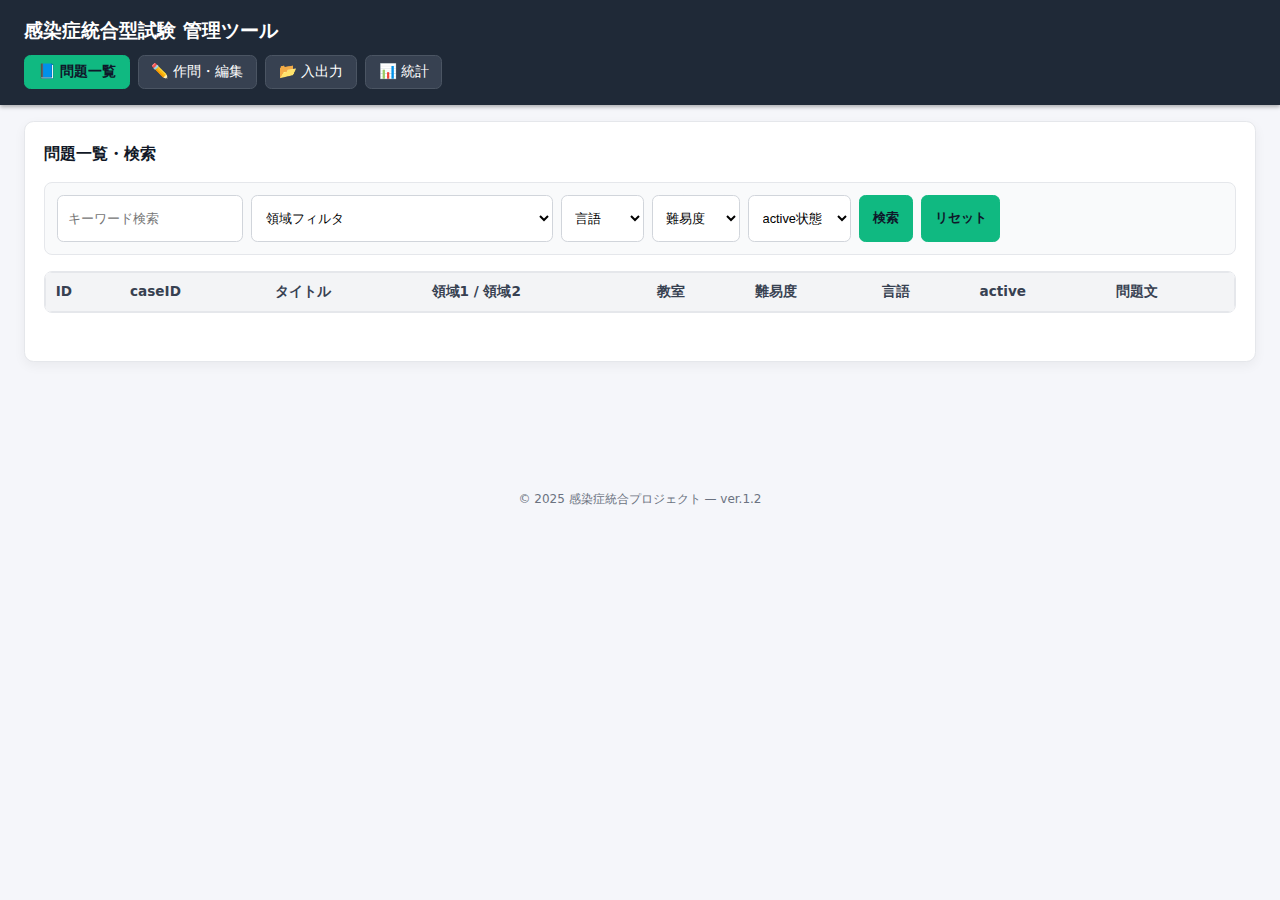
<file: index.html>
<!DOCTYPE html>
<html lang="ja">
  <head>
    <meta charset="UTF-8" />
    <meta name="viewport" content="width=device-width, initial-scale=1.0" />
    <title>感染症統合型試験 管理ツール</title>
    <link rel="stylesheet" href="style.css" />
    <link rel="stylesheet" href="statics.css" />
  </head>
  <body>
    <header>
      <h1>感染症統合型試験 管理ツール</h1>
      <nav>
        <button class="tab-button active" data-tab="tab-view">
          📘 問題一覧
        </button>
        <button class="tab-button" data-tab="tab-create">✏️ 作問・編集</button>
        <button class="tab-button" data-tab="tab-io">📂 入出力</button>
        <button class="tab-button" data-tab="tab-stats">📊 統計</button>
      </nav>
    </header>

    <main>
      <!-- =======================
       タブ1: 問題一覧・検索
       ======================= -->
      <section id="tab-view" class="tab-content active">
        <h2>問題一覧・検索</h2>

        <div class="filter-area">
          <input type="text" id="searchInput" placeholder="キーワード検索" />
          <select id="domainFilter">
            <option value="">領域フィルタ</option>
            <!-- script.js が domains.json から動的に追加 -->
          </select>
          <select id="langFilter">
            <option value="">言語</option>
            <option value="ja">日本語</option>
            <option value="en">English</option>
          </select>
          <select id="difficultyFilter">
            <option value="">難易度</option>
            <option value="1">レベル1</option>
            <option value="2">レベル2</option>
            <option value="3">レベル3</option>
            <option value="4">レベル4</option>
            <option value="5">レベル5</option>
          </select>
          <select id="activeFilter">
            <option value="">active状態</option>
            <option value="true">Active</option>
            <option value="false">Non-active</option>
          </select>
          <button id="searchBtn">検索</button>
          <button id="clearFilterBtn">リセット</button>
        </div>

        <!-- ▼ 一覧をスクロール可能にするラッパ -->
        <div id="tableScroll">
          <table id="questionTable">
            <thead>
              <tr>
                <th>ID</th>
                <th>caseID</th>
                <th>タイトル</th>
                <th>領域1 / 領域2</th>
                <th>教室</th>
                <th>難易度</th>
                <th>言語</th>
                <th>active</th>
                <th>問題文</th>
              </tr>
            </thead>
            <tbody></tbody>
          </table>
        </div>
        <!-- ▲ ラッパここまで -->

        <div id="detailArea" class="hidden">
          <div class="detail-header">
            <button id="closeDetailBtn" class="close-btn">× 閉じる</button>
          </div>
          <h3>詳細</h3>
          <div id="questionDetail">
            <!-- script.jsで埋める -->
          </div>

          <div class="form-buttons">
            <button id="editBtn">この問題を編集</button>
            <button id="duplicateBtn">この問題を複製して新しい版を作る</button>
          </div>
        </div>
      </section>

      <!-- =======================
       タブ2: 作問・編集
       ======================= -->
      <section id="tab-create" class="tab-content">
        <h2>新規作問・編集</h2>

        <!-- モード選択とロック操作 -->
        <section class="io-section">
          <h3>編集モード</h3>
          <div class="mode-row">
            <label
              ><input type="radio" name="editMode" value="new" checked />
              新規作成</label
            >
            <label
              ><input type="radio" name="editMode" value="edit" />
              既存問題を編集（ロック付き）</label
            >
            <label
              ><input type="radio" name="editMode" value="revise" />
              既存問題を複製して改訂版を作成（R1など）</label
            >
          </div>
          <div class="lock-row">
            <button type="button" id="unlockBtn" class="danger-btn">
              ロック解除（注意）
            </button>
            <span class="small-hint"
              >※
              過去問の直接改変は推奨されません。通常は「複製してR1」を使ってください。</span
            >
          </div>
        </section>

        <form id="questionForm">
          <!-- 作問メタ情報 -->
          <div class="form-grid">
            <label
              >問題ID
              <input
                type="text"
                id="questionId"
                data-lock="hard"
                placeholder="例: Q2025-101a"
                required
              />
            </label>

            <label
              >症例ID（連問で共通・症例なし単問は空欄で可）
              <input
                type="text"
                id="caseId"
                data-lock="hard"
                placeholder="例: CASE2025-101（症例なしなら空欄）"
              />
            </label>

            <label
              >作問者
              <input
                type="text"
                id="author"
                data-lock="hard"
                placeholder="例: Tanaka"
              />
            </label>

            <label
              >所属教室
              <input
                type="text"
                id="department"
                data-lock="hard"
                placeholder="例: 細菌学"
              />
            </label>

            <label
              >問題タイトル（管理用）
              <input
                type="text"
                id="title"
                data-lock="hard"
                placeholder="例: 尿中抗原 / Ramsay-Hunt診断"
              />
            </label>

            <label
              >言語
              <select id="language" data-lock="hard">
                <option value="ja" selected>日本語</option>
                <option value="en">English</option>
              </select>
            </label>

            <label
              >難易度
              <select id="difficulty" data-lock="hard">
                <option value="1">レベル1</option>
                <option value="2">レベル2</option>
                <option value="3" selected>レベル3</option>
                <option value="4">レベル4</option>
                <option value="5">レベル5</option>
              </select>
            </label>

            <label
              >領域1
              <select id="domain1" data-lock="hard">
                <option value="">選択</option>
                <!-- script.jsがdomains.jsonから追加 -->
              </select>
            </label>

            <label
              >領域2
              <select id="domain2" data-lock="hard">
                <option value="">選択</option>
                <!-- script.jsがdomains.jsonから追加 -->
              </select>
            </label>

            <label
              >active
              <select id="active" data-lock="hard">
                <option value="true">Active</option>
                <option value="false">Non-active</option>
              </select>
            </label>

            <label
              >タグ（出題区分など）
              <input
                type="text"
                id="tag"
                data-lock="hard"
                placeholder="例: 国家試験模試, CBT, 定期試験"
              />
            </label>
          </div>

          <!-- 症例本文 -->
          <fieldset class="case-block">
            <legend>症例本文（連問で共通）</legend>
            <textarea
              id="caseText"
              data-lock="hard"
              placeholder="症例記述（HTML可: b/i/u/em）を入力。単問のときは空でもよい。"
            ></textarea>
          </fieldset>

          <!-- 問題文 -->
          <fieldset class="question-block">
            <legend>問題文</legend>

            <div class="editor-toolbar">
              <button
                type="button"
                class="rt-btn"
                data-cmd="bold"
                data-target="questionText"
              >
                <b>B</b>
              </button>
              <button
                type="button"
                class="rt-btn"
                data-cmd="italic"
                data-target="questionText"
              >
                <i>I</i>
              </button>
              <button
                type="button"
                class="rt-btn"
                data-cmd="underline"
                data-target="questionText"
              >
                <u>U</u>
              </button>

              <select
                id="templateSelect"
                class="rt-template"
                data-target="questionText"
                data-lock="hard"
              >
                <option value="">定型文</option>
                <!-- script.jsがtemplates.jsonからoptionを追加 -->
              </select>
              <button type="button" id="insertTemplateBtn" data-lock="hard">
                挿入
              </button>

              <select
                class="speciesSelect"
                data-target="questionText"
                data-lock="hard"
              >
                <option value="">学名</option>
                <!-- script.jsがspecies.jsonからoptionを追加 -->
              </select>
            </div>

            <div
              id="questionText"
              class="rich-editor"
              contenteditable="true"
              data-lock="hard"
              placeholder="問題文を入力..."
            ></div>
          </fieldset>

          <!-- 選択肢 -->
          <fieldset class="choices">
            <legend>選択肢と正解</legend>

            <!-- choice a -->
            <div class="choice-row">
              <label class="choice-label">a.</label>
              <div class="editor-toolbar mini">
                <button
                  type="button"
                  class="rt-btn"
                  data-cmd="bold"
                  data-target="choiceA"
                >
                  B
                </button>
                <button
                  type="button"
                  class="rt-btn"
                  data-cmd="italic"
                  data-target="choiceA"
                >
                  <i>I</i>
                </button>
                <button
                  type="button"
                  class="rt-btn"
                  data-cmd="underline"
                  data-target="choiceA"
                >
                  <u>U</u>
                </button>

                <select class="speciesSelect mini" data-target="choiceA">
                  <option value="">学名</option>
                </select>
              </div>
              <div
                id="choiceA"
                class="rich-editor choice"
                contenteditable="true"
                data-lock="soft"
                placeholder="選択肢aを入力..."
              ></div>
              <label
                ><input type="checkbox" class="correct" value="a" />
                正解a</label
              >
            </div>

            <!-- choice b -->
            <div class="choice-row">
              <label class="choice-label">b.</label>
              <div class="editor-toolbar mini">
                <button
                  type="button"
                  class="rt-btn"
                  data-cmd="bold"
                  data-target="choiceB"
                >
                  B
                </button>
                <button
                  type="button"
                  class="rt-btn"
                  data-cmd="italic"
                  data-target="choiceB"
                >
                  <i>I</i>
                </button>
                <button
                  type="button"
                  class="rt-btn"
                  data-cmd="underline"
                  data-target="choiceB"
                >
                  <u>U</u>
                </button>

                <select class="speciesSelect mini" data-target="choiceB">
                  <option value="">学名</option>
                </select>
              </div>
              <div
                id="choiceB"
                class="rich-editor choice"
                contenteditable="true"
                data-lock="soft"
                placeholder="選択肢bを入力..."
              ></div>
              <label
                ><input type="checkbox" class="correct" value="b" />
                正解b</label
              >
            </div>

            <!-- choice c -->
            <div class="choice-row">
              <label class="choice-label">c.</label>
              <div class="editor-toolbar mini">
                <button
                  type="button"
                  class="rt-btn"
                  data-cmd="bold"
                  data-target="choiceC"
                >
                  B
                </button>
                <button
                  type="button"
                  class="rt-btn"
                  data-cmd="italic"
                  data-target="choiceC"
                >
                  <i>I</i>
                </button>
                <button
                  type="button"
                  class="rt-btn"
                  data-cmd="underline"
                  data-target="choiceC"
                >
                  <u>U</u>
                </button>

                <select class="speciesSelect mini" data-target="choiceC">
                  <option value="">学名</option>
                </select>
              </div>
              <div
                id="choiceC"
                class="rich-editor choice"
                contenteditable="true"
                data-lock="soft"
                placeholder="選択肢cを入力..."
              ></div>
              <label
                ><input type="checkbox" class="correct" value="c" />
                正解c</label
              >
            </div>

            <!-- choice d -->
            <div class="choice-row">
              <label class="choice-label">d.</label>
              <div class="editor-toolbar mini">
                <button
                  type="button"
                  class="rt-btn"
                  data-cmd="bold"
                  data-target="choiceD"
                >
                  B
                </button>
                <button
                  type="button"
                  class="rt-btn"
                  data-cmd="italic"
                  data-target="choiceD"
                >
                  <i>I</i>
                </button>
                <button
                  type="button"
                  class="rt-btn"
                  data-cmd="underline"
                  data-target="choiceD"
                >
                  <u>U</u>
                </button>

                <select class="speciesSelect mini" data-target="choiceD">
                  <option value="">学名</option>
                </select>
              </div>
              <div
                id="choiceD"
                class="rich-editor choice"
                contenteditable="true"
                data-lock="soft"
                placeholder="選択肢dを入力..."
              ></div>
              <label
                ><input type="checkbox" class="correct" value="d" />
                正解d</label
              >
            </div>

            <!-- choice e -->
            <div class="choice-row">
              <label class="choice-label">e.</label>
              <div class="editor-toolbar mini">
                <button
                  type="button"
                  class="rt-btn"
                  data-cmd="bold"
                  data-target="choiceE"
                >
                  B
                </button>
                <button
                  type="button"
                  class="rt-btn"
                  data-cmd="italic"
                  data-target="choiceE"
                >
                  <i>I</i>
                </button>
                <button
                  type="button"
                  class="rt-btn"
                  data-cmd="underline"
                  data-target="choiceE"
                >
                  <u>U</u>
                </button>

                <select class="speciesSelect mini" data-target="choiceE">
                  <option value="">学名</option>
                </select>
              </div>
              <div
                id="choiceE"
                class="rich-editor choice"
                contenteditable="true"
                data-lock="soft"
                placeholder="選択肢eを入力..."
              ></div>
              <label
                ><input type="checkbox" class="correct" value="e" />
                正解e</label
              >
            </div>
          </fieldset>

          <!-- 添付画像 -->
          <fieldset class="case-block">
            <legend>画像添付（任意）</legend>
            <div class="image-block">
              <input
                type="file"
                id="imageFile"
                accept="image/*"
                data-lock="hard"
              />
              <div class="small-hint">
                画像ファイルは /data/images/
                に保存され、CSVにはファイル名だけ入ります。
              </div>
              <div id="imagePreview" class="image-preview-area"></div>
            </div>
          </fieldset>

          <!-- キーワード -->
          <fieldset>
            <legend>キーワード（検索用）</legend>
            <input
              type="text"
              id="keywordInput"
              placeholder="カンマ区切りで入力"
              data-lock="soft"
            />
            <div class="small-hint">候補をクリックすると追加されます</div>
            <div id="keywordSuggest" class="suggest-box"></div>
          </fieldset>

          <!-- 作問意図・解説 -->
          <fieldset class="case-block">
            <legend>自由コメント・解説</legend>
            <label
              >自由コメント（教員用メモ）
              <textarea
                id="commentField"
                data-lock="soft"
                placeholder="この問題で学生に考えさせたいこと、注意点、出題背景など"
              ></textarea>
            </label>

            <label
              >解説（学生向けに配布できる解説）
              <textarea
                id="explanationField"
                data-lock="soft"
                placeholder="正解の根拠、他の選択肢が誤りである理由など"
              ></textarea>
            </label>
          </fieldset>

          <!-- タイムスタンプ・リビジョン -->
          <fieldset class="case-block">
            <legend>記録情報</legend>
            <div class="form-grid">
              <label
                >作成日時
                <input
                  type="text"
                  id="createdAt"
                  data-lock="hard"
                  placeholder="自動入力"
                  readonly
                />
              </label>
              <label
                >最終更新日時
                <input
                  type="text"
                  id="updatedAt"
                  data-lock="hard"
                  placeholder="自動入力"
                  readonly
                />
              </label>
              <label
                >修正メモ（今回の変更内容）
                <input
                  type="text"
                  id="revisionNote"
                  data-lock="soft"
                  placeholder="例: 選択肢bの表現を修正、R1作成など"
                />
              </label>
            </div>
          </fieldset>

          <!-- ボタン -->
          <div class="form-buttons">
            <button type="button" id="saveBtn">保存（新規・更新）</button>
            <!-- updateBtnは将来的には不要になるが、今は残してもよいのでhiddenのまま維持可 -->
            <button type="button" id="updateBtn" class="hidden">
              更新（既存・旧）
            </button>
            <button type="button" id="resetBtn">
              新しい問題としてリセット
            </button>
          </div>
        </form>

        <div class="info-note">
          <strong>ロックについて:</strong>
          既存問題は原則ロックされ、ID・症例・問題文などは直接書き換えできません。<br />
          改訂したい場合は「複製して改訂版を作成（R1付与）」を推奨します。<br />
          どうしても元問題を直したい場合のみ「ロック解除（注意）」を押し、警告に同意してください。
        </div>
      </section>

      <!-- =======================
       タブ3: 入出力
       ======================= -->
      <section id="tab-io" class="tab-content">
        <h2>入出力</h2>

        <div class="io-section">
          <h3>過去データ読み込み</h3>
          <label
            >問題CSV
            <input type="file" id="csvFile" accept=".csv" />
          </label>
          <label
            >出題履歴CSV
            <input type="file" id="historyFile" accept=".csv" />
          </label>
        </div>

        <div class="io-section">
          <h3>新規・修正版出力</h3>
          <button id="downloadNewBtn">new.csvとして出力（新規問題）</button>
          <button id="downloadUpdateBtn">
            new_update.csvとして出力（既存修正）
          </button>
        </div>
      </section>
      <section id="tab-stats" class="tab-content">
        <h3>問題集計</h3>

        <div class="stats-block">
          <h4>全体</h4>
          <div id="stat-total">-</div>
        </div>

        <div class="stats-block">
          <h4>言語 × 難易度</h4>
          <table class="stats-table wide" id="cross-lang">
            <thead>
              <tr>
                <th>言語</th>
                <th>1</th>
                <th>2</th>
                <th>3</th>
                <th>4</th>
                <th>5</th>
                <th>合計</th>
              </tr>
            </thead>
            <tbody></tbody>
          </table>
        </div>

        <div class="stats-block">
          <h4>作問者 × 難易度</h4>
          <table class="stats-table wide" id="cross-author">
            <thead>
              <tr>
                <th>作問者</th>
                <th>1</th>
                <th>2</th>
                <th>3</th>
                <th>4</th>
                <th>5</th>
                <th>合計</th>
              </tr>
            </thead>
            <tbody></tbody>
          </table>
        </div>

        <div class="stats-block">
          <h4>領域 × 難易度</h4>
          <table class="stats-table wide" id="cross-domain">
            <thead>
              <tr>
                <th>領域</th>
                <th>1</th>
                <th>2</th>
                <th>3</th>
                <th>4</th>
                <th>5</th>
                <th>合計</th>
              </tr>
            </thead>
            <tbody></tbody>
          </table>
          <p class="stats-note">※領域1と領域2の両方をカウント対象とします。</p>
        </div>
      </section>
    </main>

    <footer>© 2025 感染症統合プロジェクト — ver.1.2</footer>

    <script src="script.js"></script>
    <script src="statics.js"></script>
  </body>
</html>
</file>
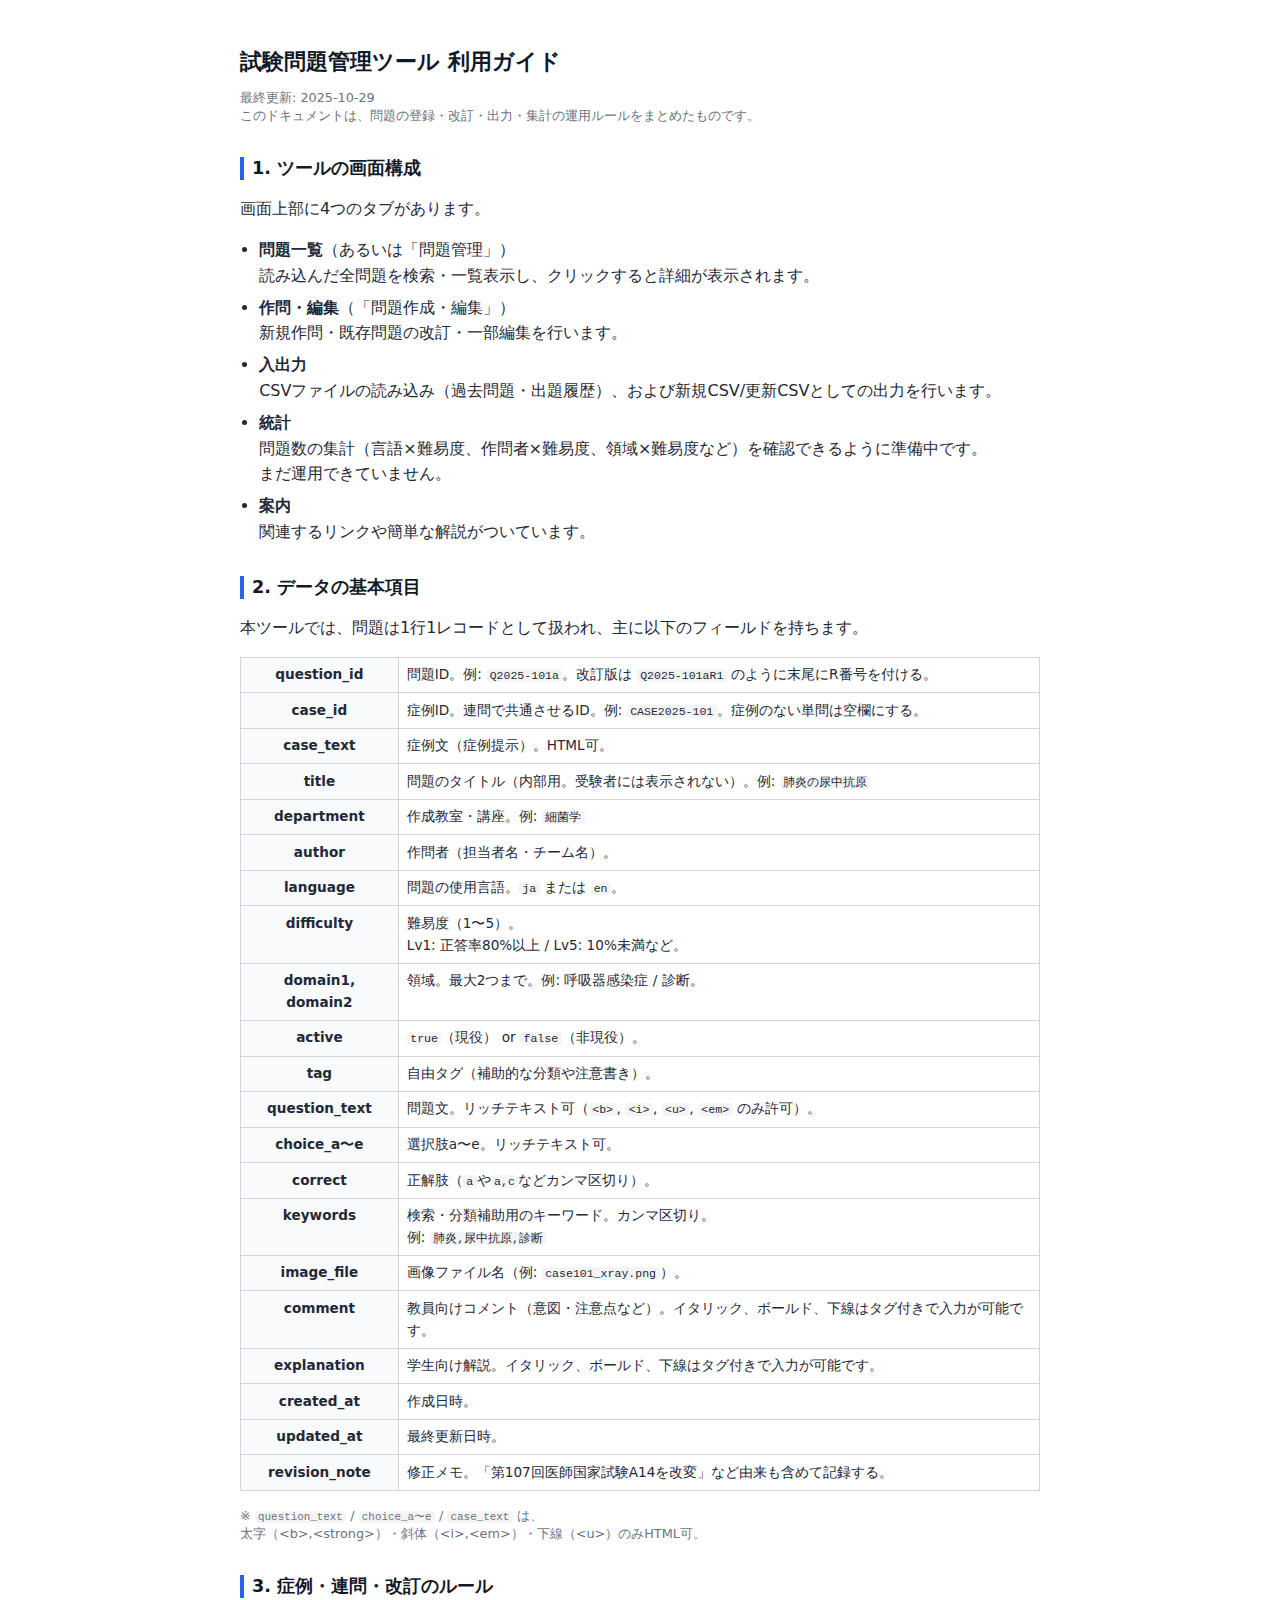
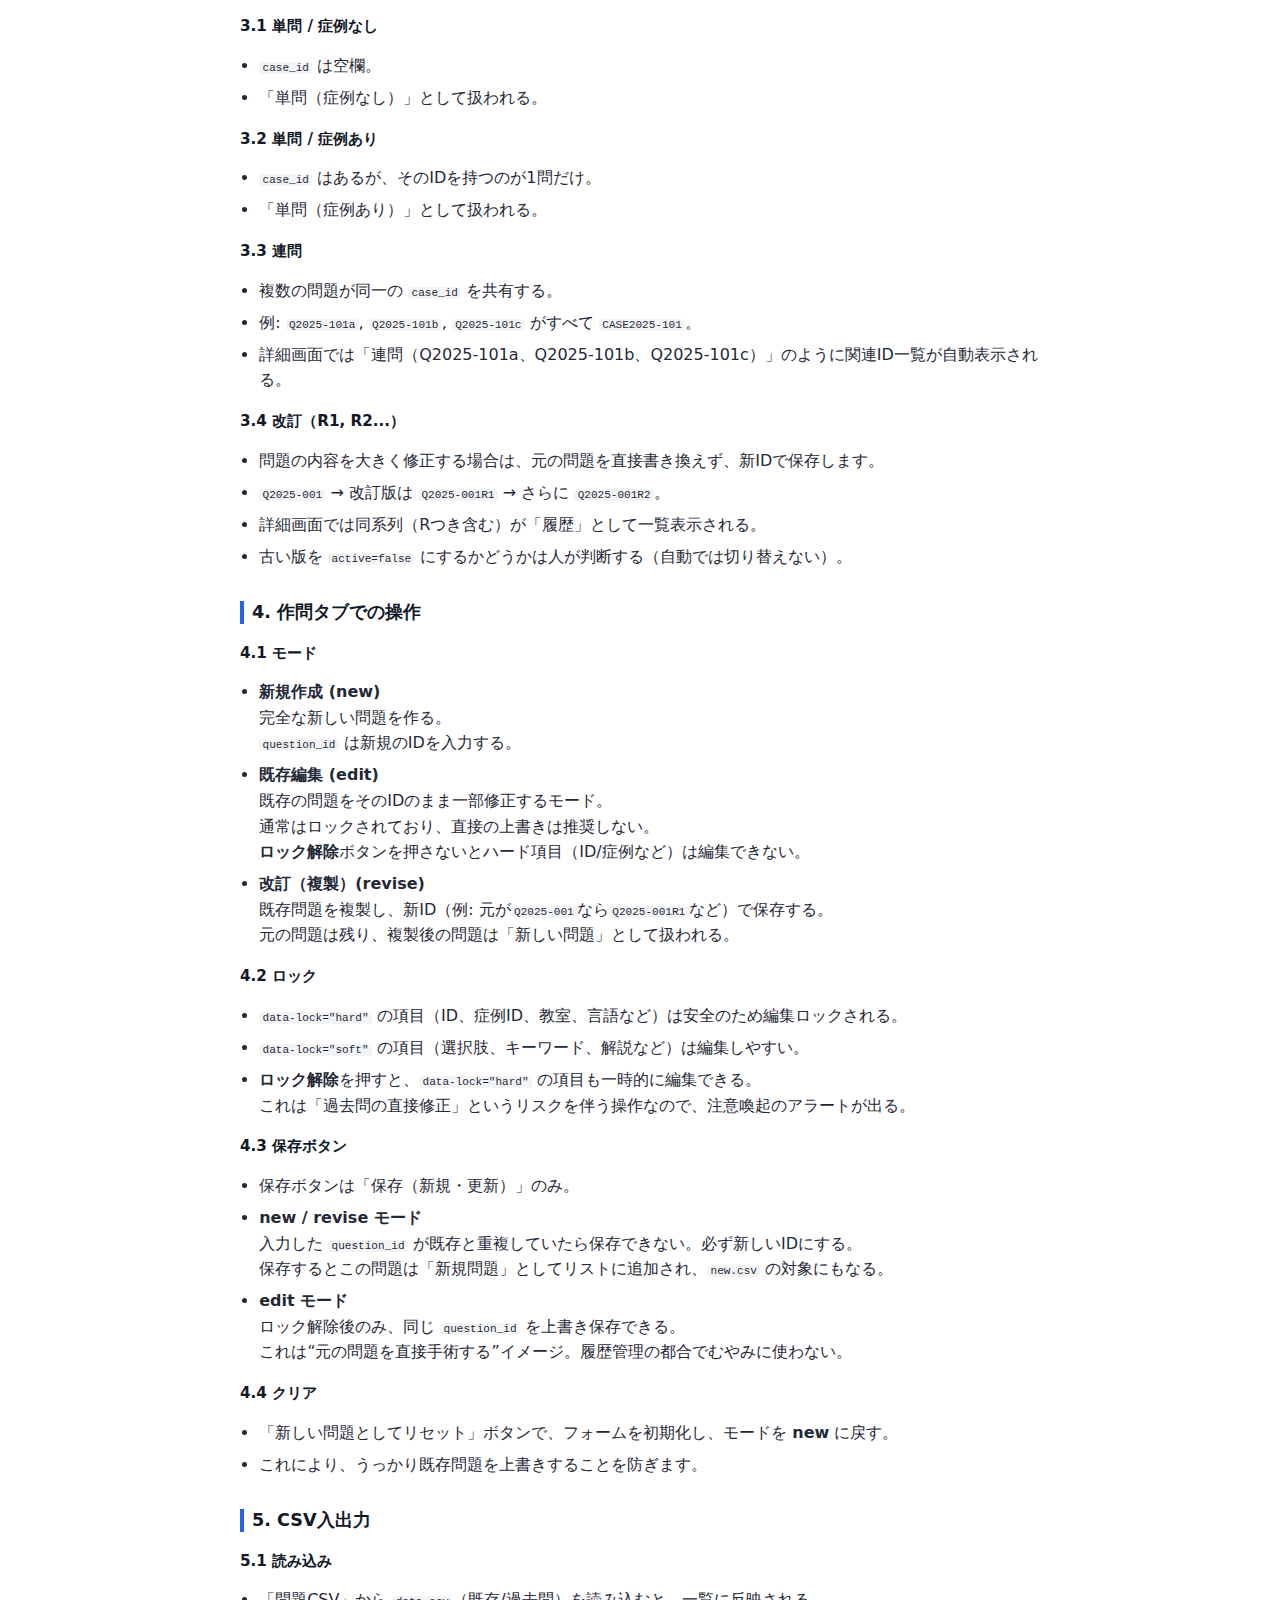
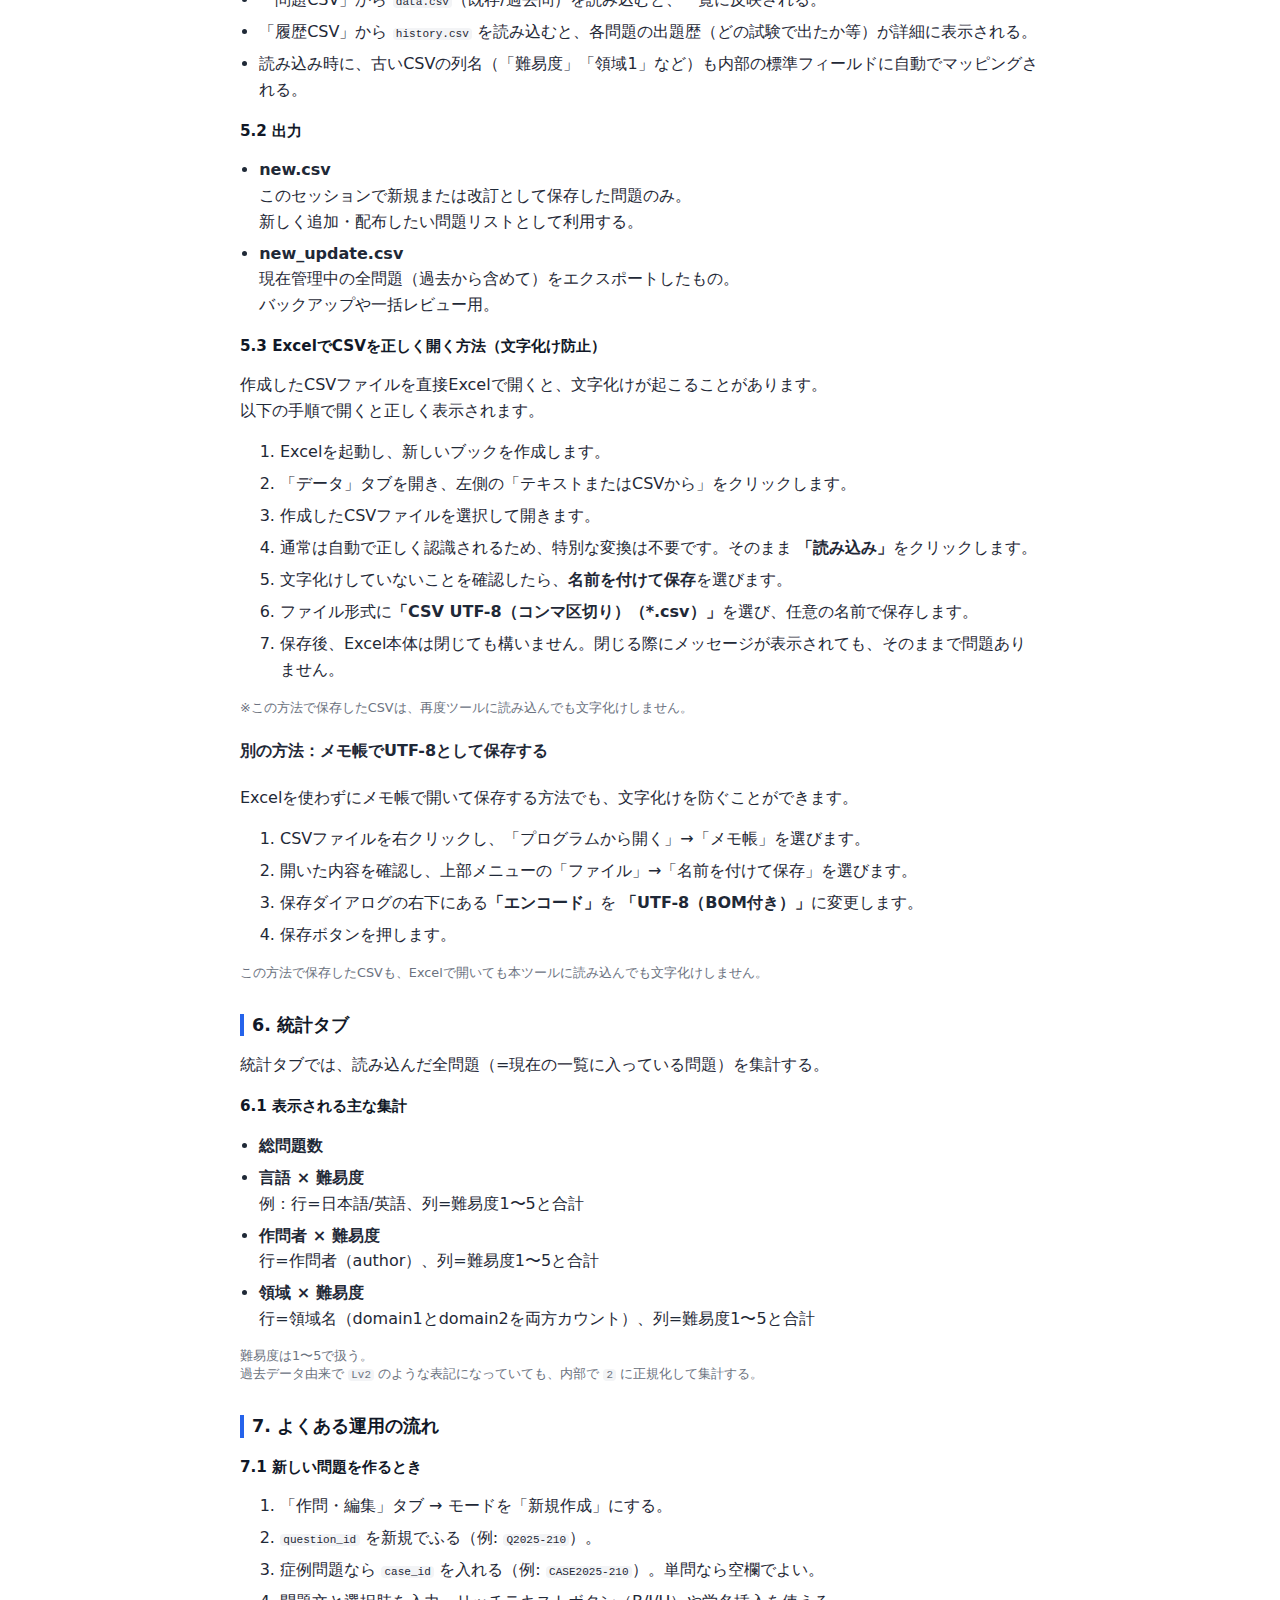
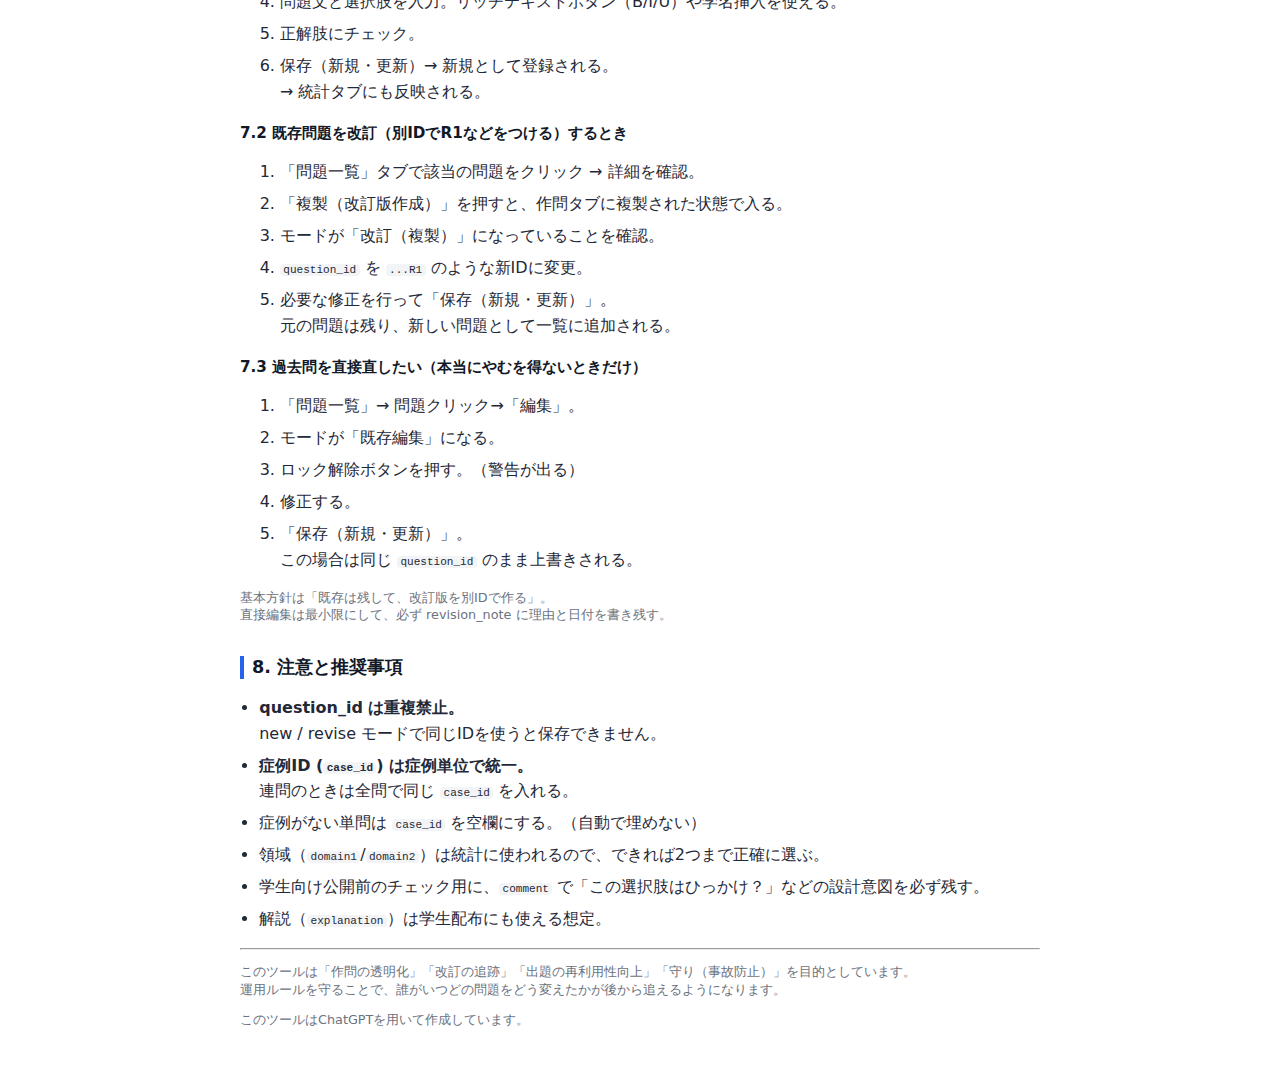
<file: docs/instruction.html>
<!DOCTYPE html>
<html lang="ja">
  <head>
    <meta charset="UTF-8" />
    <title>試験問題管理ツール 利用ガイド</title>
    <style>
      body {
        font-family: system-ui, -apple-system, BlinkMacSystemFont,
          "Helvetica Neue", Arial, sans-serif;
        color: #1f2937;
        background: #fff;
        line-height: 1.6;
        padding: 2rem;
        max-width: 800px;
        margin: 0 auto;
      }
      h1,
      h2,
      h3 {
        color: #111827;
        line-height: 1.3;
      }
      h1 {
        font-size: 1.4rem;
        margin-bottom: 0.5rem;
      }
      h2 {
        font-size: 1.1rem;
        margin-top: 2rem;
        border-left: 4px solid #2563eb;
        padding-left: 0.5rem;
      }
      h3 {
        font-size: 0.95rem;
        margin-top: 1.2rem;
      }
      code {
        background: #f3f4f6;
        padding: 0 0.3em;
        border-radius: 4px;
        font-size: 0.85em;
      }
      .small {
        font-size: 0.8rem;
        color: #6b7280;
        line-height: 1.4;
      }
      ul {
        padding-left: 1.2rem;
      }
      li {
        margin-bottom: 0.4rem;
      }
      table {
        width: 100%;
        border-collapse: collapse;
        margin: 1rem 0;
        font-size: 0.85rem;
      }
      th,
      td {
        border: 1px solid #d1d5db;
        padding: 0.4rem 0.5rem;
        vertical-align: top;
      }
      th {
        background: #f9fafb;
        font-weight: 600;
      }
    </style>
  </head>
  <body>
    <h1>試験問題管理ツール 利用ガイド</h1>
    <p class="small">
      最終更新: 2025-10-29<br />
      このドキュメントは、問題の登録・改訂・出力・集計の運用ルールをまとめたものです。
    </p>

    <h2>1. ツールの画面構成</h2>
    <p>画面上部に4つのタブがあります。</p>
    <ul>
      <li>
        <strong>問題一覧</strong
        >（あるいは「問題管理」）<br />読み込んだ全問題を検索・一覧表示し、クリックすると詳細が表示されます。
      </li>
      <li>
        <strong>作問・編集</strong
        >（「問題作成・編集」）<br />新規作問・既存問題の改訂・一部編集を行います。
      </li>
      <li>
        <strong>入出力</strong
        ><br />CSVファイルの読み込み（過去問題・出題履歴）、および新規CSV/更新CSVとしての出力を行います。
      </li>
      <li>
        <strong>統計</strong
        ><br />問題数の集計（言語×難易度、作問者×難易度、領域×難易度など）を確認できるように準備中です。<br />
        まだ運用できていません。
      </li>
      <li>
        <strong>案内</strong><br />関連するリンクや簡単な解説がついています。
      </li>
    </ul>

    <h2>2. データの基本項目</h2>
    <p>
      本ツールでは、問題は1行1レコードとして扱われ、主に以下のフィールドを持ちます。
    </p>

    <table>
      <tr>
        <th>question_id</th>
        <td>
          問題ID。例: <code>Q2025-101a</code>。改訂版は
          <code>Q2025-101aR1</code> のように末尾にR番号を付ける。
        </td>
      </tr>
      <tr>
        <th>case_id</th>
        <td>
          症例ID。連問で共通させるID。例:
          <code>CASE2025-101</code>。症例のない単問は空欄にする。
        </td>
      </tr>
      <tr>
        <th>case_text</th>
        <td>症例文（症例提示）。HTML可。</td>
      </tr>
      <tr>
        <th>title</th>
        <td>
          問題のタイトル（内部用。受験者には表示されない）。例:
          <code>肺炎の尿中抗原</code>
        </td>
      </tr>
      <tr>
        <th>department</th>
        <td>作成教室・講座。例: <code>細菌学</code></td>
      </tr>
      <tr>
        <th>author</th>
        <td>作問者（担当者名・チーム名）。</td>
      </tr>
      <tr>
        <th>language</th>
        <td>問題の使用言語。<code>ja</code> または <code>en</code>。</td>
      </tr>
      <tr>
        <th>difficulty</th>
        <td>難易度（1〜5）。<br />Lv1: 正答率80%以上 / Lv5: 10%未満など。</td>
      </tr>
      <tr>
        <th>domain1, domain2</th>
        <td>領域。最大2つまで。例: 呼吸器感染症 / 診断。</td>
      </tr>
      <tr>
        <th>active</th>
        <td><code>true</code>（現役） or <code>false</code>（非現役）。</td>
      </tr>
      <tr>
        <th>tag</th>
        <td>自由タグ（補助的な分類や注意書き）。</td>
      </tr>
      <tr>
        <th>question_text</th>
        <td>
          問題文。リッチテキスト可（<code>&lt;b&gt;</code>,
          <code>&lt;i&gt;</code>, <code>&lt;u&gt;</code>,
          <code>&lt;em&gt;</code> のみ許可）。
        </td>
      </tr>
      <tr>
        <th>choice_a〜e</th>
        <td>選択肢a〜e。リッチテキスト可。</td>
      </tr>
      <tr>
        <th>correct</th>
        <td>正解肢（<code>a</code>や<code>a,c</code>などカンマ区切り）。</td>
      </tr>
      <tr>
        <th>keywords</th>
        <td>
          検索・分類補助用のキーワード。カンマ区切り。<br />例:
          <code>肺炎,尿中抗原,診断</code>
        </td>
      </tr>
      <tr>
        <th>image_file</th>
        <td>画像ファイル名（例: <code>case101_xray.png</code>）。</td>
      </tr>
      <tr>
        <th>comment</th>
        <td>
          教員向けコメント（意図・注意点など）。イタリック、ボールド、下線はタグ付きで入力が可能です。
        </td>
      </tr>
      <tr>
        <th>explanation</th>
        <td>
          学生向け解説。イタリック、ボールド、下線はタグ付きで入力が可能です。
        </td>
      </tr>
      <tr>
        <th>created_at</th>
        <td>作成日時。</td>
      </tr>
      <tr>
        <th>updated_at</th>
        <td>最終更新日時。</td>
      </tr>
      <tr>
        <th>revision_note</th>
        <td>
          修正メモ。「第107回医師国家試験A14を改変」など由来も含めて記録する。
        </td>
      </tr>
    </table>

    <p class="small">
      ※ <code>question_text</code> / <code>choice_a〜e</code> /
      <code>case_text</code> は、<br />
      太字（&lt;b&gt;,&lt;strong&gt;）・斜体（&lt;i&gt;,&lt;em&gt;）・下線（&lt;u&gt;）のみHTML可。
    </p>

    <h2>3. 症例・連問・改訂のルール</h2>

    <h3>3.1 単問 / 症例なし</h3>
    <ul>
      <li><code>case_id</code> は空欄。</li>
      <li>「単問（症例なし）」として扱われる。</li>
    </ul>

    <h3>3.2 単問 / 症例あり</h3>
    <ul>
      <li><code>case_id</code> はあるが、そのIDを持つのが1問だけ。</li>
      <li>「単問（症例あり）」として扱われる。</li>
    </ul>

    <h3>3.3 連問</h3>
    <ul>
      <li>複数の問題が同一の <code>case_id</code> を共有する。</li>
      <li>
        例: <code>Q2025-101a</code>, <code>Q2025-101b</code>,
        <code>Q2025-101c</code> がすべて <code>CASE2025-101</code>。
      </li>
      <li>
        詳細画面では「連問（Q2025-101a、Q2025-101b、Q2025-101c）」のように関連ID一覧が自動表示される。
      </li>
    </ul>

    <h3>3.4 改訂（R1, R2...）</h3>
    <ul>
      <li>
        問題の内容を大きく修正する場合は、元の問題を直接書き換えず、新IDで保存します。
      </li>
      <li>
        <code>Q2025-001</code> → 改訂版は <code>Q2025-001R1</code> → さらに
        <code>Q2025-001R2</code>。
      </li>
      <li>詳細画面では同系列（Rつき含む）が「履歴」として一覧表示される。</li>
      <li>
        古い版を
        <code>active=false</code>
        にするかどうかは人が判断する（自動では切り替えない）。
      </li>
    </ul>

    <h2>4. 作問タブでの操作</h2>

    <h3>4.1 モード</h3>
    <ul>
      <li>
        <strong>新規作成 (new)</strong><br />
        完全な新しい問題を作る。<br />
        <code>question_id</code> は新規のIDを入力する。
      </li>

      <li>
        <strong>既存編集 (edit)</strong><br />
        既存の問題をそのIDのまま一部修正するモード。<br />
        通常はロックされており、直接の上書きは推奨しない。<br />
        <strong>ロック解除</strong
        >ボタンを押さないとハード項目（ID/症例など）は編集できない。
      </li>

      <li>
        <strong>改訂（複製）(revise)</strong><br />
        既存問題を複製し、新ID（例:
        元が<code>Q2025-001</code>なら<code>Q2025-001R1</code>など）で保存する。<br />
        元の問題は残り、複製後の問題は「新しい問題」として扱われる。
      </li>
    </ul>

    <h3>4.2 ロック</h3>
    <ul>
      <li>
        <code>data-lock="hard"</code>
        の項目（ID、症例ID、教室、言語など）は安全のため編集ロックされる。
      </li>
      <li>
        <code>data-lock="soft"</code>
        の項目（選択肢、キーワード、解説など）は編集しやすい。
      </li>
      <li>
        <strong>ロック解除</strong>を押すと、<code>data-lock="hard"</code>
        の項目も一時的に編集できる。<br />
        これは「過去問の直接修正」というリスクを伴う操作なので、注意喚起のアラートが出る。
      </li>
    </ul>

    <h3>4.3 保存ボタン</h3>
    <ul>
      <li>保存ボタンは「保存（新規・更新）」のみ。</li>
      <li>
        <strong>new / revise モード</strong><br />
        入力した
        <code>question_id</code>
        が既存と重複していたら保存できない。必ず新しいIDにする。<br />
        保存するとこの問題は「新規問題」としてリストに追加され、<code
          >new.csv</code
        >
        の対象にもなる。
      </li>
      <li>
        <strong>edit モード</strong><br />
        ロック解除後のみ、同じ
        <code>question_id</code> を上書き保存できる。<br />
        これは“元の問題を直接手術する”イメージ。履歴管理の都合でむやみに使わない。
      </li>
    </ul>

    <h3>4.4 クリア</h3>
    <ul>
      <li>
        「新しい問題としてリセット」ボタンで、フォームを初期化し、モードを
        <strong>new</strong> に戻す。
      </li>
      <li>これにより、うっかり既存問題を上書きすることを防ぎます。</li>
    </ul>

    <h2>5. CSV入出力</h2>

    <h3>5.1 読み込み</h3>
    <ul>
      <li>
        「問題CSV」から
        <code>data.csv</code>（既存/過去問）を読み込むと、一覧に反映される。
      </li>
      <li>
        「履歴CSV」から
        <code>history.csv</code>
        を読み込むと、各問題の出題歴（どの試験で出たか等）が詳細に表示される。
      </li>
      <li>
        読み込み時に、古いCSVの列名（「難易度」「領域1」など）も内部の標準フィールドに自動でマッピングされる。
      </li>
    </ul>

    <h3>5.2 出力</h3>
    <ul>
      <li>
        <strong>new.csv</strong><br />
        このセッションで新規または改訂として保存した問題のみ。<br />
        新しく追加・配布したい問題リストとして利用する。
      </li>

      <li>
        <strong>new_update.csv</strong><br />
        現在管理中の全問題（過去から含めて）をエクスポートしたもの。<br />
        バックアップや一括レビュー用。
      </li>
    </ul>

    <h3>5.3 ExcelでCSVを正しく開く方法（文字化け防止）</h3>
    <p>
      作成したCSVファイルを直接Excelで開くと、文字化けが起こることがあります。<br />
      以下の手順で開くと正しく表示されます。
    </p>
    <ol>
      <li>Excelを起動し、新しいブックを作成します。</li>
      <li>
        「データ」タブを開き、左側の「テキストまたはCSVから」をクリックします。
      </li>
      <li>作成したCSVファイルを選択して開きます。</li>
      <li>
        通常は自動で正しく認識されるため、特別な変換は不要です。そのまま
        <strong>「読み込み」</strong>をクリックします。
      </li>
      <li>
        文字化けしていないことを確認したら、<strong>名前を付けて保存</strong>を選びます。
      </li>
      <li>
        ファイル形式に<strong>「CSV UTF-8（コンマ区切り）（*.csv）」</strong
        >を選び、任意の名前で保存します。
      </li>
      <li>
        保存後、Excel本体は閉じても構いません。閉じる際にメッセージが表示されても、そのままで問題ありません。
      </li>
    </ol>
    <p class="small">
      ※この方法で保存したCSVは、再度ツールに読み込んでも文字化けしません。
    </p>

    <h4>別の方法：メモ帳でUTF-8として保存する</h4>
    <p>
      Excelを使わずにメモ帳で開いて保存する方法でも、文字化けを防ぐことができます。
    </p>
    <ol>
      <li>
        CSVファイルを右クリックし、「プログラムから開く」→「メモ帳」を選びます。
      </li>
      <li>
        開いた内容を確認し、上部メニューの「ファイル」→「名前を付けて保存」を選びます。
      </li>
      <li>
        保存ダイアログの右下にある<strong>「エンコード」</strong>を
        <strong>「UTF-8（BOM付き）」</strong>に変更します。
      </li>
      <li>保存ボタンを押します。</li>
    </ol>
    <p class="small">
      この方法で保存したCSVも、Excelで開いても本ツールに読み込んでも文字化けしません。
    </p>

    <h2>6. 統計タブ</h2>

    <p>
      統計タブでは、読み込んだ全問題（=現在の一覧に入っている問題）を集計する。
    </p>

    <h3>6.1 表示される主な集計</h3>
    <ul>
      <li><strong>総問題数</strong></li>
      <li>
        <strong>言語 × 難易度</strong><br />
        例：行=日本語/英語、列=難易度1〜5と合計
      </li>
      <li>
        <strong>作問者 × 難易度</strong><br />
        行=作問者（author）、列=難易度1〜5と合計
      </li>
      <li>
        <strong>領域 × 難易度</strong><br />
        行=領域名（domain1とdomain2を両方カウント）、列=難易度1〜5と合計
      </li>
    </ul>

    <p class="small">
      難易度は1〜5で扱う。<br />
      過去データ由来で <code>Lv2</code> のような表記になっていても、内部で
      <code>2</code> に正規化して集計する。
    </p>

    <h2>7. よくある運用の流れ</h2>

    <h3>7.1 新しい問題を作るとき</h3>
    <ol>
      <li>「作問・編集」タブ → モードを「新規作成」にする。</li>
      <li>
        <code>question_id</code> を新規でふる（例: <code>Q2025-210</code>）。
      </li>
      <li>
        症例問題なら <code>case_id</code> を入れる（例:
        <code>CASE2025-210</code>）。単問なら空欄でよい。
      </li>
      <li>
        問題文と選択肢を入力。リッチテキストボタン（B/I/U）や学名挿入を使える。
      </li>
      <li>正解肢にチェック。</li>
      <li>
        保存（新規・更新）→ 新規として登録される。<br />
        → 統計タブにも反映される。
      </li>
    </ol>

    <h3>7.2 既存問題を改訂（別IDでR1などをつける）するとき</h3>
    <ol>
      <li>「問題一覧」タブで該当の問題をクリック → 詳細を確認。</li>
      <li>「複製（改訂版作成）」を押すと、作問タブに複製された状態で入る。</li>
      <li>モードが「改訂（複製）」になっていることを確認。</li>
      <li>
        <code>question_id</code> を <code>...R1</code> のような新IDに変更。
      </li>
      <li>
        必要な修正を行って「保存（新規・更新）」。<br />
        元の問題は残り、新しい問題として一覧に追加される。
      </li>
    </ol>

    <h3>7.3 過去問を直接直したい（本当にやむを得ないときだけ）</h3>
    <ol>
      <li>「問題一覧」→ 問題クリック→「編集」。</li>
      <li>モードが「既存編集」になる。</li>
      <li>ロック解除ボタンを押す。（警告が出る）</li>
      <li>修正する。</li>
      <li>
        「保存（新規・更新）」。<br />
        この場合は同じ <code>question_id</code> のまま上書きされる。
      </li>
    </ol>

    <p class="small">
      基本方針は「既存は残して、改訂版を別IDで作る」。<br />
      直接編集は最小限にして、必ず revision_note に理由と日付を書き残す。
    </p>

    <h2>8. 注意と推奨事項</h2>
    <ul>
      <li>
        <strong>question_id は重複禁止。</strong><br />
        new / revise モードで同じIDを使うと保存できません。
      </li>
      <li>
        <strong>症例ID (<code>case_id</code>) は症例単位で統一。</strong><br />
        連問のときは全問で同じ <code>case_id</code> を入れる。
      </li>
      <li>
        症例がない単問は <code>case_id</code> を空欄にする。（自動で埋めない）
      </li>
      <li>
        領域（<code>domain1</code>/<code>domain2</code>）は統計に使われるので、できれば2つまで正確に選ぶ。
      </li>
      <li>
        学生向け公開前のチェック用に、<code>comment</code>
        で「この選択肢はひっかけ？」などの設計意図を必ず残す。
      </li>
      <li>解説（<code>explanation</code>）は学生配布にも使える想定。</li>
    </ul>

    <hr />
    <p class="small">
      このツールは「作問の透明化」「改訂の追跡」「出題の再利用性向上」「守り（事故防止）」を目的としています。<br />
      運用ルールを守ることで、誰がいつどの問題をどう変えたかが後から追えるようになります。
    </p>
    <p class="small">このツールはChatGPTを用いて作成しています。</p>
  </body>
</html>
</file>
<file: style.css>
/* =============================
   ベースレイアウト
============================= */
body {
  font-family: system-ui, -apple-system, BlinkMacSystemFont, "Segoe UI", Roboto, sans-serif;
  background-color: #f5f6fa;
  color: #333;
  margin: 0;
  line-height: 1.6;
}

header {
  background: #1f2937;
  color: #fff;
  padding: 1rem 1.5rem;
  box-shadow: 0 2px 4px rgba(0,0,0,0.3);
}

header h1 {
  margin: 0 0 .5rem 0;
  font-size: 1.2rem;
  font-weight: 600;
}

nav {
  display: flex;
  flex-wrap: wrap;
  gap: .5rem;
}

.tab-button {
  background: #374151;
  color: #fff;
  border: 1px solid #4b5563;
  border-radius: .4rem;
  padding: .4rem .8rem;
  font-size: .9rem;
  cursor: pointer;
}
.tab-button.active {
  background: #10b981;
  border-color: #10b981;
  color: #0f172a;
  font-weight: 600;
}

main {
  padding: 1rem 1.5rem 4rem;
  max-width: 1300px;
  margin: 0 auto;
}

.tab-content {
  display: none;
  background: #fff;
  border-radius: .6rem;
  padding: 1rem 1.2rem 2rem;
  box-shadow: 0 4px 12px rgba(0,0,0,0.05);
  border: 1px solid #e5e7eb;
  margin-bottom: 2rem;
}
.tab-content.active {
  display: block;
}

h2 {
  font-size: 1rem;
  margin: .2rem 0 1rem;
  color: #111827;
  font-weight: 600;
}

h3 {
  font-size: .9rem;
  font-weight: 600;
  color: #111827;
  margin: 0 0 .5rem;
}

/* =============================
   フィルタ・一覧テーブル
============================= */
.filter-area {
  display: flex;
  flex-wrap: wrap;
  gap: .5rem;
  margin-bottom: 1rem;
  background: #f9fafb;
  border: 1px solid #e5e7eb;
  border-radius: .5rem;
  padding: .75rem;
}
.filter-area input,
.filter-area select {
  border: 1px solid #d1d5db;
  border-radius: .4rem;
  padding: .4rem .6rem;
  font-size: .8rem;
  min-height: 2rem;
  background: #fff;
}
.filter-area button {
  background: #10b981;
  color: #0f172a;
  border: 1px solid #10b981;
  border-radius: .4rem;
  padding: .4rem .8rem;
  font-size: .8rem;
  font-weight: 600;
  cursor: pointer;
  min-height: 2rem;
}

#questionTable {
  width: 100%;
  border-collapse: collapse;
  font-size: .85rem;
  background: #fff;
  border: 1px solid #e5e7eb;
}
#questionTable th {
  background: #f3f4f6;
  padding: .5rem .6rem;
  border-bottom: 1px solid #e5e7eb;
  text-align: left;
  font-weight: 600;
  color: #374151;

  /* ▼ 追加：ヘッダー固定 */
  position: sticky;
  top: 0;
  z-index: 2;
}
#questionTable td {
  padding: .5rem .6rem;
  border-bottom: 1px solid #f1f5f9;
  vertical-align: top;
  color: #1f2937;
}
#questionTable tr:hover {
  background: #f9fafb;
  cursor: pointer;
}

#detailArea {
  margin-top: 1rem;
  background: #f9fafb;
  border: 1px solid #e5e7eb;
  border-radius: .5rem;
  padding: 1rem;
  font-size: .85rem;
}
#detailArea h3 {
  margin-top: 0;
  font-size: .9rem;
  font-weight: 600;
  color: #111827;
}
#questionDetail pre {
  background: #fff;
  border: 1px solid #d1d5db;
  border-radius: .4rem;
  padding: .5rem .6rem;
  white-space: pre-wrap;
  font-size: .75rem;
  line-height: 1.4;
  color: #374151;
}

.hidden {
  display: none;
}

/* =============================
   編集モード・ロック操作セクション
============================= */
.io-section {
  background: #f9fafb;
  border: 1px solid #e5e7eb;
  border-radius: .5rem;
  padding: 1rem;
  margin-bottom: 1rem;
}
.io-section h3 {
  margin-top: 0;
  font-size: .9rem;
  font-weight: 600;
  color: #111827;
}

.mode-row {
  display: flex;
  flex-wrap: wrap;
  gap: 1rem;
  font-size: .8rem;
  color: #374151;
  margin-bottom: .75rem;
}
.mode-row label {
  display: flex;
  align-items: center;
  gap: .3rem;
  cursor: pointer;
  user-select: none;
}
.lock-row {
  display: flex;
  flex-wrap: wrap;
  gap: .75rem;
  align-items: center;
}
.danger-btn {
  background: #ef4444;
  color: #fff;
  border: 1px solid #ef4444;
  border-radius: .5rem;
  padding: .5rem .8rem;
  font-weight: 600;
  font-size: .8rem;
  cursor: pointer;
  min-height: 2rem;
}
.danger-btn:hover {
  background: #dc2626;
  border-color: #dc2626;
}
.small-hint {
  font-size: .7rem;
  color: #6b7280;
  line-height: 1.4;
}

/* =============================
   作問フォーム
============================= */

#tab-create form {
  display: flex;
  flex-direction: column;
  gap: 1rem;
}

.form-grid {
  display: grid;
  grid-template-columns: repeat(auto-fit, minmax(180px, 1fr));
  gap: .75rem;
}

.form-grid label {
  display: flex;
  flex-direction: column;
  font-size: .8rem;
  color: #374151;
}

.form-grid input,
.form-grid select,
.form-grid textarea {
  border: 1px solid #d1d5db;
  border-radius: .4rem;
  padding: .5rem .6rem;
  font-size: .8rem;
  background: #fff;
  min-height: 2rem;
  resize: none;
}

.form-buttons button#saveBtn {
  min-width: 10rem;
}
.form-buttons button#resetBtn {
  background: #fff;
  color: #374151;
  border: 1px solid #d1d5db;
}

/* =============================
   症例ブロック / コメント・解説ブロック / タイムスタンプブロック
============================= */
.case-block {
  border: 1px solid #e5e7eb;
  border-radius: .5rem;
  padding: .75rem;
  background: #f9fafb;
}
.case-block legend {
  font-size: .85rem;
  font-weight: 600;
  color: #111827;
}
.case-block label {
  display: flex;
  flex-direction: column;
  gap: .4rem;
  margin-bottom: .75rem;
  font-size: .8rem;
  color: #374151;
}
.case-block textarea {
  width: 100%;
  border: 1px solid #d1d5db;
  border-radius: .4rem;
  padding: .5rem .6rem;
  font-size: .8rem;
  min-height: 4rem;
  line-height: 1.4;
  background: #fff;
  resize: vertical;
}
#caseText {
  min-height: 4rem;
}

/* =============================
   リッチテキストエディタ
============================= */
.question-block {
  border: 1px solid #e5e7eb;
  border-radius: .5rem;
  background: #fff;
  padding: 0;
}
.question-block legend {
  font-size: .85rem;
  font-weight: 600;
  color: #111827;
}

.editor-toolbar {
  display: flex;
  flex-wrap: wrap;
  align-items: center;
  gap: .5rem;
  padding: .5rem;
  background: #f9fafb;
  border-bottom: 1px solid #e5e7eb;
  border-radius: .5rem .5rem 0 0;
}
.editor-toolbar.mini {
  border-radius: .4rem;
  border: 1px solid #e5e7eb;
  background: #f9fafb;
  padding: .25rem .4rem;
  gap: .4rem;
}

.rt-btn {
  background: #fff;
  border: 1px solid #d1d5db;
  border-radius: .4rem;
  padding: .3rem .5rem;
  cursor: pointer;
  font-weight: 600;
  font-size: .8rem;
  line-height: 1;
  min-height: 2rem;
  min-width: 2rem;
  text-align: center;
  color: #1f2937;
}
.rt-btn:hover {
  background: #f3f4f6;
}

.editor-toolbar select,
.editor-toolbar .rt-template {
  border: 1px solid #d1d5db;
  border-radius: .4rem;
  background: #fff;
  font-size: .75rem;
  padding: .3rem .5rem;
  line-height: 1.2;
  min-height: 2rem;
  color: #1f2937;
  cursor: pointer;
}

.speciesSelect.mini {
  font-size: .7rem;
  min-height: 1.8rem;
  padding: .2rem .4rem;
}

.rich-editor {
  min-height: 6rem;
  padding: .75rem;
  font-size: .85rem;
  line-height: 1.5;
  border: 1px solid #e5e7eb;
  border-radius: 0 0 .5rem .5rem;
  background: #fff;
  word-break: break-word;
  outline: none;
}
.rich-editor.choice {
  min-height: 3rem;
  border-radius: .4rem;
}
.rich-editor:focus {
  outline: 2px solid #93c5fd;
  border-color: #93c5fd;
}

/* =============================
   選択肢ブロック
============================= */
.choices {
  border: 1px solid #e5e7eb;
  border-radius: .5rem;
  padding: .75rem;
  background: #f9fafb;
}
.choices legend {
  font-size: .85rem;
  font-weight: 600;
  color: #111827;
}
.choice-row {
  display: flex;
  flex-direction: column;
  gap: .4rem;
  margin-bottom: .75rem;
  background: #fff;
  border: 1px solid #e5e7eb;
  border-radius: .5rem;
  padding: .5rem .6rem .6rem;
}
.choice-label {
  font-size: .8rem;
  font-weight: 600;
  color: #111827;
}
.choice-row label {
  font-size: .75rem;
  color: #374151;
  display: flex;
  align-items: center;
  gap: .4rem;
}

/* =============================
   画像添付
============================= */
.image-block {
  display: flex;
  flex-direction: column;
  gap: .5rem;
}
.image-block input[type="file"] {
  font-size: .8rem;
  background: #fff;
  border: 1px solid #d1d5db;
  border-radius: .4rem;
  padding: .4rem;
  width: 100%;
  max-width: 360px;
  min-height: 2rem;
  color: #1f2937;
}
.image-preview-area {
  min-height: 2rem;
  font-size: .75rem;
  color: #6b7280;
  display: flex;
  align-items: flex-start;
  gap: .5rem;
  flex-wrap: wrap;
}

/* =============================
   キーワード
============================= */
fieldset > legend {
  font-size: .85rem;
  font-weight: 600;
  color: #111827;
}
#keywordInput {
  background: #fff;
  border: 1px solid #d1d5db;
  border-radius: .4rem;
  padding: .5rem .6rem;
  font-size: .8rem;
  width: 100%;
  max-width: 600px;
  min-height: 2rem;
}
.suggest-box {
  background: #fff;
  border: 1px solid #d1d5db;
  border-radius: .4rem;
  padding: .4rem;
  margin-top: .4rem;
  display: flex;
  flex-wrap: wrap;
  gap: .4rem;
  font-size: .75rem;
  max-width: 600px;
}
.suggest-item {
  background: #e0f2fe;
  border: 1px solid #7dd3fc;
  color: #075985;
  border-radius: .4rem;
  padding: .2rem .5rem;
  cursor: pointer;
  line-height: 1.2;
}
.suggest-item:hover {
  background: #bae6fd;
}

/* =============================
   ボタン
============================= */
.form-buttons {
  display: flex;
  flex-wrap: wrap;
  gap: .75rem;
  margin-top: .5rem;
}
.form-buttons button {
  background: #10b981;
  color: #0f172a;
  border: 1px solid #10b981;
  border-radius: .5rem;
  padding: .6rem 1rem;
  font-weight: 600;
  font-size: .8rem;
  cursor: pointer;
  min-height: 2rem;
}
.form-buttons button[type="reset"] {
  background: #fff;
  color: #374151;
  border: 1px solid #d1d5db;
}

/* detailエリア内のボタン(一覧→編集/複製) */
#detailArea .form-buttons button {
  background: #10b981;
  color: #0f172a;
  border: 1px solid #10b981;
  border-radius: .5rem;
  padding: .5rem .8rem;
  font-weight: 600;
  font-size: .8rem;
  cursor: pointer;
  min-height: 2rem;
}

/* 補足説明など */
.info-note {
  font-size: .75rem;
  color: #6b7280;
  background: #f9fafb;
  border: 1px solid #e5e7eb;
  border-radius: .5rem;
  padding: .5rem .75rem;
  line-height: 1.4;
}

/* =============================
   ロック状態
============================= */
.locked .locked-field {
  background: #f3f4f6 !important;
  color: #6b7280 !important;
  border-color: #d1d5db !important;
}

.locked [data-lock="hard"] {
  background: #f3f4f6;
  color: #6b7280;
  border-color: #d1d5db;
  pointer-events: none;
}

.locked [data-lock="hard"].rich-editor {
  outline: none;
  border-color: #d1d5db;
}

.locked .editor-toolbar [data-lock="hard"],
.locked .editor-toolbar select[data-lock="hard"],
.locked .editor-toolbar button[data-lock="hard"] {
  opacity: .4;
  pointer-events: none;
}

/* data-lock="soft" は編集可能 */

/* =============================
   入出力タブのUI（流用）
============================= */
.io-section input[type="file"] {
  font-size: .8rem;
  background: #fff;
  border: 1px solid #d1d5db;
  border-radius: .4rem;
  padding: .4rem;
  width: 100%;
  max-width: 360px;
  min-height: 2rem;
  color: #1f2937;
}

.io-section button {
  background: #10b981;
  color: #0f172a;
  border: 1px solid #10b981;
  border-radius: .5rem;
  padding: .6rem 1rem;
  font-weight: 600;
  font-size: .8rem;
  cursor: pointer;
  min-height: 2rem;
}

/* =============================
   フッター
============================= */
footer {
  text-align: center;
  font-size: .75rem;
  color: #6b7280;
  padding: 2rem 1rem 4rem;
}

/* =============================
   レスポンシブ
============================= */
@media (max-width: 700px) {
  header h1 {
    font-size: 1rem;
  }
  .tab-button {
    font-size: .8rem;
  }
  .form-grid {
    grid-template-columns: 1fr;
  }
  .editor-toolbar {
    gap: .4rem;
  }
  .editor-toolbar select {
    font-size: .7rem;
  }
}

/* 問題一覧スクロール領域 */
#tableScroll {
  max-height: 300px;
  overflow-y: auto;
  overflow-x: auto; /* ← 追加 */
  margin-bottom: 1rem;
  border: 1px solid #e5e7eb;
  border-radius: .5rem;
  white-space: nowrap; /* ← 追加：カラムを潰さず横スクロールさせる */
}

#questionTable th,
#questionTable td {
  white-space: nowrap; /* セル内で勝手に折り返さない */
  max-width: 400px;    /* 問題文セルなどが暴走しないように */
  text-overflow: ellipsis;
  overflow: hidden;
}


/* 詳細表示を表に被せないように調整 */
#detailArea {
  position: relative;          /* fixedをやめる */
  background: #f9fafb;
  border-top: 2px solid #ccc;
  padding: 12px;
  margin-top: 16px;            /* 表との間隔を確保 */
  border-radius: 0.5rem;
}

/* ヘッダーと閉じるボタン */
.detail-header {
  display: flex;
  justify-content: space-between;
  align-items: center;
  margin-bottom: 8px;
}

.close-btn {
  background: #e11d48;
  color: #fff;
  border: none;
  padding: 2px 8px;
  border-radius: 4px;
  cursor: pointer;
}

.close-btn:hover {
  background: #be123c;
}

span.greenmark {
  background-color:rgba(53, 255, 2, 0.1) ;
  border-radius: 5px;
  margin: 0px 2px;
  padding: 0px 2px;
}
</file>
<file: statics.css>
/* 統計タブ用のまとまり */
.stats-block {
  background: #f9fafb;
  border: 1px solid #e5e7eb;
  border-radius: .5rem;
  padding: .75rem 1rem;
  margin-bottom: 1rem;
}

.stats-block h4 {
  margin: 0 0 .5rem;
  font-size: .9rem;
  font-weight: 600;
  color: #111827;
}

/* 集計テーブル */
.stats-table {
  width: 100%;
  border-collapse: collapse;
  font-size: .8rem;
  background: #fff;
  border: 1px solid #e5e7eb;
}

.stats-table th {
  background: #f3f4f6;
  padding: .4rem .5rem;
  border-bottom: 1px solid #e5e7eb;
  text-align: left;
  font-weight: 600;
  color: #374151;
}

.stats-table td {
  padding: .4rem .5rem;
  border-bottom: 1px solid #f1f5f9;
  vertical-align: top;
  color: #1f2937;
}

.stats-note {
  font-size: .7rem;
  color: #6b7280;
  margin-top: .5rem;
  line-height: 1.4;
}

/* 全体件数表示 */
#stat-total {
  font-size: .9rem;
  font-weight: 600;
  color: #111827;
}

.stats-table.wide {
  table-layout: auto;
  font-variant-numeric: tabular-nums;
}

.stats-table.wide th:first-child,
.stats-table.wide td:first-child {
  white-space: nowrap;
  font-weight: 600;
  color: #111827;
}

.stats-table.wide td {
  text-align: right;
}
</file>
